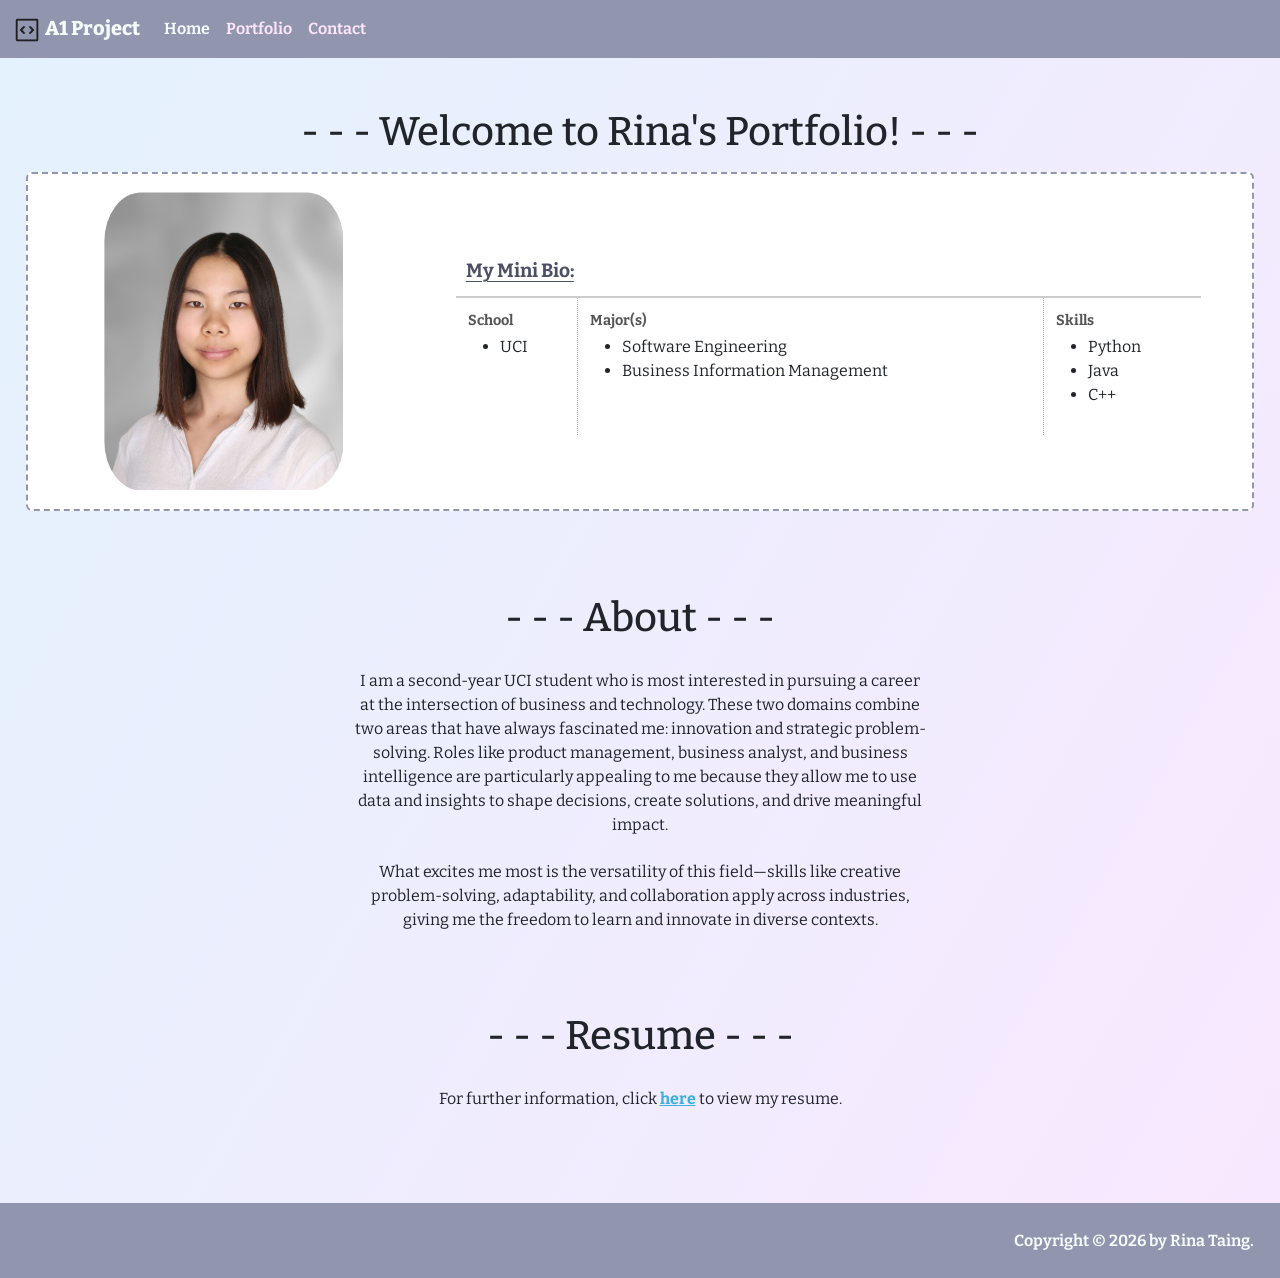
<file: index.html>
<!-- this page will act as the "home" page-->
<!--all html files must have this first line below, AND all "actual" html code must be within the HTML tag-->
<!doctype html>
<html lang="en">

<!--
WRITTEN BY: Rina Taing
EMAIL: rinat1@uci.edu
-->

<!--the HEAD tag contains metadata for the webpage such as a website desc (meta desc)-->

<head>
  <meta charset="utf-8">
  <meta name="author" content="Rina Taing">
  <meta name="description" content="Home page for my portfolio">
  <meta name="viewport" content="width=device-width, initial-scale=1">

  <!-- you would link to an external stylesheet here! -->
  <link href="./style.css" rel="stylesheet">
  <!-- you would also link to Bootstrap here! -->
  <link href="https://cdn.jsdelivr.net/npm/bootstrap@5.3.8/dist/css/bootstrap.min.css" rel="stylesheet"
    integrity="sha384-sRIl4kxILFvY47J16cr9ZwB07vP4J8+LH7qKQnuqkuIAvNWLzeN8tE5YBujZqJLB" crossorigin="anonymous">
  <!--Google's font import-->
  <link rel="preconnect" href="https://fonts.googleapis.com">
  <link rel="preconnect" href="https://fonts.gstatic.com" crossorigin>
  <link href="https://fonts.googleapis.com/css2?family=Bitter:ital,wght@0,100..900;1,100..900&display=swap"
    rel="stylesheet">

  <!--the TAB TITLE is edited via the TITLE tag-->
  <title>Home</title>
</head>
<!--all things visible on the page MUST be contained within the BODY tag -->

<body class="bg-gradient-custom d-flex flex-column min-vh-100">

  <nav class="navbar navbar-expand-lg">
    <div class="container-fluid">
      <a id="brand" class="navbar-brand">
        <img id="tiny-logo" src="code-symbol.png" alt="Google Icons' HTML logo clipart"
          style="width: 30px; height: 30px;">
        A1 Project
      </a>
      <button class="navbar-toggler" type="button" data-bs-toggle="collapse" data-bs-target="#navbarNavAltMarkup"
        aria-controls="navbarNavAltMarkup" aria-expanded="false" aria-label="Toggle navigation">
        <span class="navbar-toggler-icon"></span>
      </button>
      <div class="collapse navbar-collapse" id="navbarNavAltMarkup">
        <div class="navbar-nav">
          <a class="nav-link active" aria-current="page" href="./index.html" title="home page of website">Home</a>
          <a class="nav-link" aria-current="page" href="./portfolio.html" title="portfolio page of website">Portfolio</a>
          <a class="nav-link" aria-current="page" href="./contact.html" title="contact page of website">Contact</a>
        </div>
      </div>
    </div>
  </nav>

  <!-- fluid div for the rest of the page content -->
  <section id="top">
    <div id="box" class="container-fluid">
      <h1 class="blocky mb-3">- - - Welcome to Rina's Portfolio! - - -</h1>

      <div id="info-card" class="card mb-4">
        <div class="row align-items-center">

          <!-- pfp photo -->
          <div class="col-md-4 px-4 text-center">
            <img class="profile-img" src="./pfp.png" alt="professional photo of Rina smiling at the camera">
          </div>

          <!-- bio table -->
          <div class="col-md-8 px-4">
            <table class="bio-table">
              <tbody>
                <tr>
                  <th id="bio-header" colspan="3">My Mini Bio:</th>
                </tr>
                <tr>
                  <td>
                    <span class="cell-title">School</span>
                    <ul class="cell-text">
                      <li>UCI</li>
                    </ul>
                  </td>
                  <td>
                    <span class="cell-title">Major(s)</span>
                    <ul class="cell-text">
                      <li>Software Engineering</li>
                      <li>Business Information Management</li>
                    </ul>
                  </td>
                  <td>
                    <span class="cell-title">Skills</span>
                    <ul class="cell-text">
                      <li>Python</li>
                      <li>Java</li>
                      <li>C++</li>
                    </ul>
                  </td>
                </tr>
              </tbody>
            </table>
          </div>

        </div>
      </div>
    </div>
  </section>

  <main class="flex-grow-1 d-flex">
    <div class="container">

      <!-- About section -->
      <div class="row justify-content-center">
        <section class="about">
          <h1 class="blocky mb-3">- - - About - - -</h1>
          <div class="text">
            <p class="about-text">
              I am a second-year UCI student who is most interested in pursuing a career at the intersection of business
              and technology. These two domains combine two areas that have always fascinated me: innovation and
              strategic problem-solving. Roles like product management, business analyst, and business intelligence are
              particularly appealing to me because they allow me to use data and insights to shape decisions, create
              solutions, and drive meaningful impact.
            </p>
            <p class="about-text">
              What excites me most is the versatility of this field—skills like creative problem-solving, adaptability,
              and collaboration apply across industries, giving me the freedom to learn and innovate in diverse
              contexts.
            </p>
          </div>
        </section>
      </div>

      <br>

      <!-- Resume section -->
      <div class="row justify-content-center">
        <section class="about resume">
          <h1 class="blocky mb-3">- - - Resume - - -</h1>
          <div class="text">
            <p class="about-text">
              For further information, click <strong><a id="resume-link" target="_blank"
                  href="https://drive.google.com/file/d/1aIyL0YWWwj-4iwy3AW58ZoJAY9XDb6pv/view?usp=sharing"
                  title="a link to my resume" aria-label="a link that goes to my PDF resume">here</a></strong> to view my resume.
            </p>
          </div>
        </section>
      </div>

    </div>
  </main>

  <br>

  <footer>
    <span>Copyright © 2026 by Rina Taing.</span>
  </footer>


  <script src="https://cdn.jsdelivr.net/npm/bootstrap@5.3.8/dist/js/bootstrap.bundle.min.js"
    integrity="sha384-FKyoEForCGlyvwx9Hj09JcYn3nv7wiPVlz7YYwJrWVcXK/BmnVDxM+D2scQbITxI"
    crossorigin="anonymous"></script>
</body>

</html>
</file>
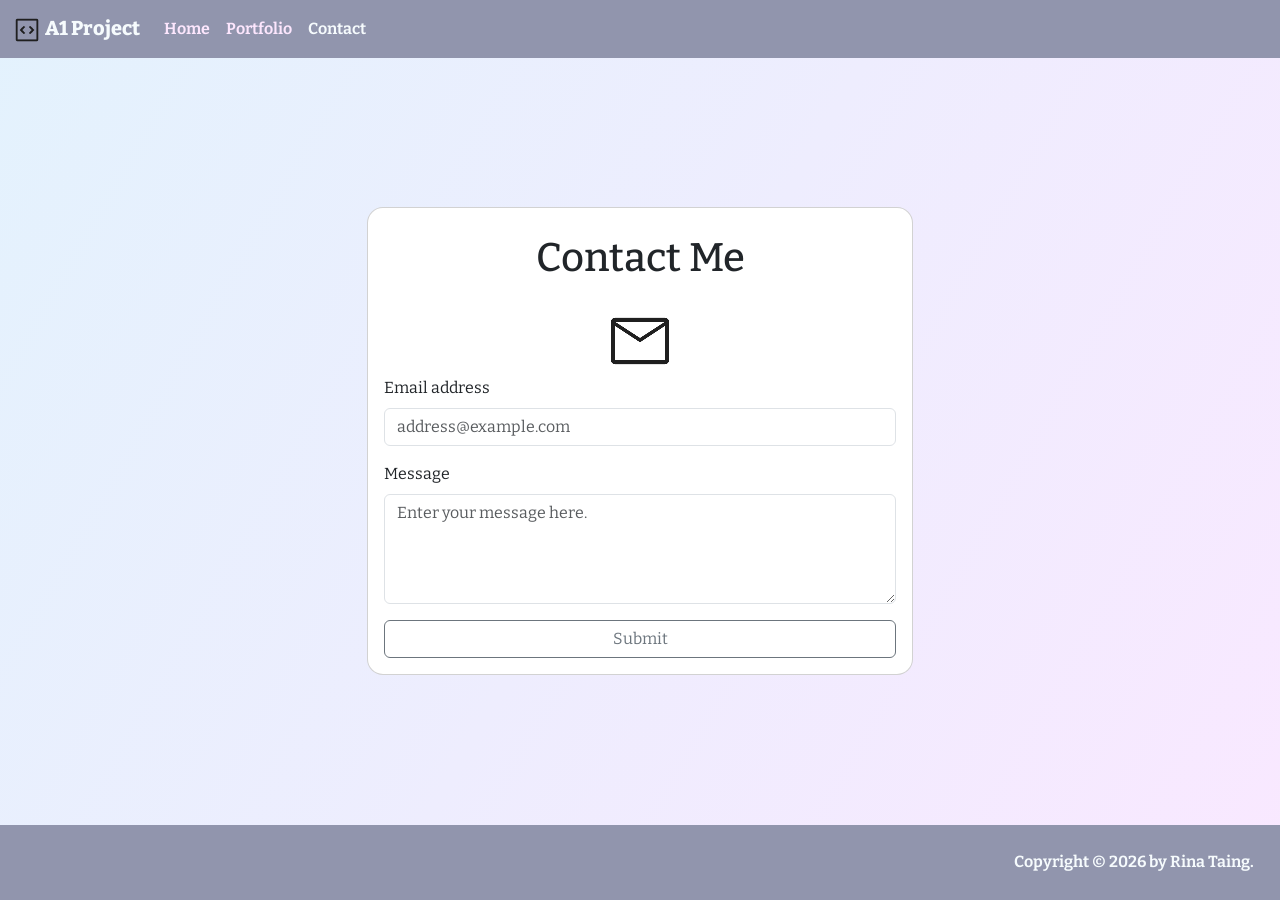
<file: contact.html>
<!doctype html>
<html lang="en" dir="ltr">
<!--
WRITTEN BY: Rina Taing
EMAIL: rinat1@uci.edu
-->
<head>
    <meta charset="utf-8">
    <meta name="author" content="Rina Taing">
    <meta name="description" content="Contact page">
    <meta name="viewport" content="width=device-width, initial-scale=1">

   <!-- you would link to an external stylesheet here! -->
    <link href="./style.css" rel="stylesheet">
   <!-- you would also link to Bootstrap here! -->
   <link href="https://cdn.jsdelivr.net/npm/bootstrap@5.3.8/dist/css/bootstrap.min.css" rel="stylesheet" integrity="sha384-sRIl4kxILFvY47J16cr9ZwB07vP4J8+LH7qKQnuqkuIAvNWLzeN8tE5YBujZqJLB" crossorigin="anonymous">
   <!--Google's font import-->
    <link rel="preconnect" href="https://fonts.googleapis.com">
    <link rel="preconnect" href="https://fonts.gstatic.com" crossorigin>
    <link href="https://fonts.googleapis.com/css2?family=Bitter:ital,wght@0,100..900;1,100..900&display=swap" rel="stylesheet">
  
   <!--the TAB TITLE is edited via the TITLE tag-->
   <title>Contact</title>
</head>
  <!--all things visible on the page MUST be contained within the BODY tag -->
    <body class="bg-gradient-custom d-flex flex-column min-vh-100">
    <nav class="navbar navbar-expand-lg">
        <div class="container-fluid">
        <a id="brand" class="navbar-brand" href="/">
            <img id="tiny-logo" src="code-symbol.png" alt="Google Icons' HTML logo clipart"
            style="width: 30px; height: 30px;">
            A1 Project
        </a>
        <button class="navbar-toggler" type="button" data-bs-toggle="collapse" data-bs-target="#navbarNavAltMarkup"
            aria-controls="navbarNavAltMarkup" aria-expanded="false" aria-label="Toggle navigation">
            <span class="navbar-toggler-icon"></span>
        </button>
        <div class="collapse navbar-collapse" id="navbarNavAltMarkup">
            <div class="navbar-nav">
            <a class="nav-link" aria-current="page" href="./index.html" title="home page of website">Home</a>
            <a class="nav-link" aria-current="page" href="./portfolio.html" title="portfolio page of website">Portfolio</a>
            <a class="nav-link active" aria-current="page" href="./contact.html" title="contact page of website">Contact</a>
            </div>
        </div>
        </div>
    </nav>
    <!--contact form that uses default browser validation checks-->
    <!--needed to use <main> to be able to create the sticky footer so the page is responsive to tall screens-->
        <main class="flex-grow-1 d-flex align-items-center">
        <div class="container">
            <div class="row justify-content-center">
                <div class="col-11 col-md-8 col-lg-6">
                    <div class="card rounded-4">
                        <div class="card-body">
                            <h1 id="form-header" class="card-title mb-4">Contact Me</h1>
                            <img id="mail-icon" src="./mail.png" alt="Google Icons' mail logo clipart mail icon">
                            
                            <form class="needs-validation">
                                <div class="mb-3">
                                    <label for="email-input" class="form-label">Email address</label>
                                    <input class="form-control" type="email" id="email-input" placeholder="address@example.com" required>
                                </div>

                                <div class="mb-3">
                                    <label for="message-input" class="form-label">Message</label>
                                    <textarea class="form-control" id="message-input" rows="4" placeholder="Enter your message here." required></textarea>
                                </div>

                                <div class="d-grid">
                                    <button type="submit" class="btn btn-outline-secondary">Submit</button>
                                </div>
                            </form>
                        </div>
                    </div>
                </div>
            </div>
        </div>
    </main>
    <footer>
        <span>Copyright © 2026 by Rina Taing.</span>
    </footer>

    <script src="https://cdn.jsdelivr.net/npm/bootstrap@5.3.8/dist/js/bootstrap.bundle.min.js" integrity="sha384-FKyoEForCGlyvwx9Hj09JcYn3nv7wiPVlz7YYwJrWVcXK/BmnVDxM+D2scQbITxI" crossorigin="anonymous"></script>

</body>
</html>
</file>
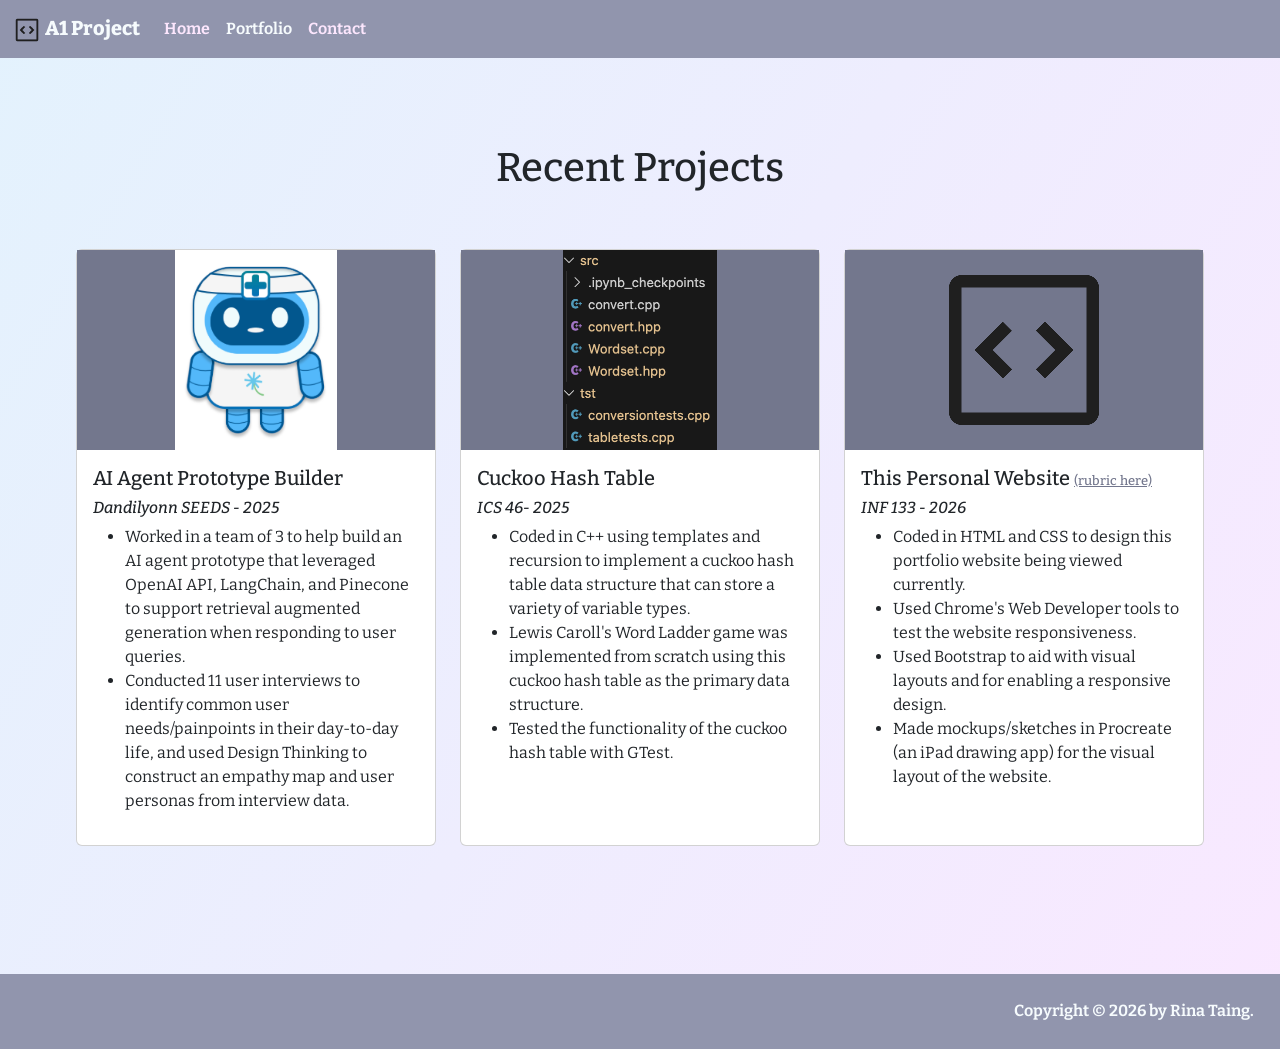
<file: portfolio.html>
<!--this page will display all portfolio works-->
<!doctype html>
<html lang="en" dir="ltr">
<!--
WRITTEN BY: Rina Taing
EMAIL: rinat1@uci.edu
-->

<head>
    <meta charset="utf-8">
    <meta name="author" content="Rina Taing">
    <meta name="description" content="Portfolio display page">
    <meta name="viewport" content="width=device-width, initial-scale=1">

   <!-- you would link to an external stylesheet here! -->
    <link href="./style.css" rel="stylesheet">
   <!-- you would also link to Bootstrap here! -->
   <link href="https://cdn.jsdelivr.net/npm/bootstrap@5.3.8/dist/css/bootstrap.min.css" rel="stylesheet" integrity="sha384-sRIl4kxILFvY47J16cr9ZwB07vP4J8+LH7qKQnuqkuIAvNWLzeN8tE5YBujZqJLB" crossorigin="anonymous">
   <!--Google's font import-->
    <link rel="preconnect" href="https://fonts.googleapis.com">
    <link rel="preconnect" href="https://fonts.gstatic.com" crossorigin>
    <link href="https://fonts.googleapis.com/css2?family=Bitter:ital,wght@0,100..900;1,100..900&display=swap" rel="stylesheet">
  
   <!--the TAB TITLE is edited via the TITLE tag-->
   <title>Portfolio</title>
</head>
  <!--all things visible on the page MUST be contained within the BODY tag -->
  <body class="bg-gradient-custom d-flex flex-column min-vh-100">
    <nav class="navbar navbar-expand-lg">
      <div class="container-fluid">
        <a id="brand" class="navbar-brand" href="/">
          <img id="tiny-logo" src="code-symbol.png" alt="Google Icons' HTML logo clipart"
            style="width: 30px; height: 30px;">
          A1 Project
        </a>
        <button class="navbar-toggler" type="button" data-bs-toggle="collapse" data-bs-target="#navbarNavAltMarkup"
          aria-controls="navbarNavAltMarkup" aria-expanded="false" aria-label="Toggle navigation">
          <span class="navbar-toggler-icon"></span>
        </button>
      <div class="collapse navbar-collapse" id="navbarNavAltMarkup">
        <div class="navbar-nav">
          <a class="nav-link" aria-current="page" href="./index.html">Home</a>
          <a class="nav-link active" aria-current="page" href="./portfolio.html">Portfolio</a>
          <a class="nav-link" aria-current="page" href="./contact.html">Contact</a>
        </div>
      </div>
      </div>
  </nav>

  <!-- fluid div for the rest of the page content -->
  <main class="flex-grow-1 d-flex align-items-center">
    <!--put all 3 cards in a row-->
    <div id="all-cards" class="container-fluid">
      <h4 id="recent-proj" style="font-size: 2.5rem;">Recent Projects</h4>
      <div class="row">

        <!-- proj1 -->
        <div class="col-md-4">
          <div class="card h-100">
            <div id="bot" class="card-image">
              <img src="./caretech.png" alt="robot mascot for CareTech">
            </div>
            <div class="card-body">
              <h5 class="card-title">AI Agent Prototype Builder</h5>
              <h6><em>Dandilyonn SEEDS - 2025</em></h6>
              <div class="card-text">
                <ul>
                  <li>Worked in a team of 3 to help build an AI agent prototype that leveraged OpenAI API, LangChain, and Pinecone to support retrieval augmented generation when responding to user queries.</li>
                  <li>Conducted 11 user interviews to identify common user needs/painpoints in their day-to-day life, and used Design Thinking to construct an empathy map and user personas from interview data.</li>
                </ul>
              </div>
            </div>
          </div>
        </div>

        <!-- proj2 -->
        <div class="col-md-4">
          <div class="card h-100">
            <div id="src-folder" class="card-image">
              <img src="./src-folder.png" alt="a screenshot of the src code file names for this project">
            </div>
            <div class="card-body">
              <h5 class="card-title">Cuckoo Hash Table</h5>
              <h6><em>ICS 46- 2025</em></h6>
              <div class="card-text">
                <ul>
                  <li>Coded in C++ using templates and recursion to implement a cuckoo hash table data structure that can store a variety of variable types.</li>
                  <li>Lewis Caroll's Word Ladder game was implemented from scratch using this cuckoo hash table as the primary data structure.</li>
                  <li>Tested the functionality of the cuckoo hash table with GTest.</li>
                </ul>
              </div>
            </div>
          </div>
        </div>

        <!-- proj3 -->
        <div class="col-md-4">
          <div class="card h-100">
            <div id="code-symbol" class="card-image">
              <img src="./code-symbol.png" alt="screenshot of the folder name containing this portfolio's code files">
            </div>
            <div class="card-body">
              <h5 class="card-title">This Personal Website <a id="rubric-link" target="_blank" href="http://inf133-wi26.depstein.net/assignments/a1">(rubric here)</a></h5>
              <h6><em>INF 133 - 2026</em></h6>
              <div class="card-text">
                <ul>
                  <li>Coded in HTML and CSS to design this portfolio website being viewed currently.</li>
                  <li>Used Chrome's Web Developer tools to test the website responsiveness.</li>
                  <li>Used Bootstrap to aid with visual layouts and for enabling a responsive design.</li>
                  <li>Made mockups/sketches in Procreate (an iPad drawing app) for the visual layout of the website.</li>
                </ul>
              </div>
            </div>
          </div>
        </div>

      </div>
    </div>
  </main>

  <footer>
    <span>Copyright © 2026 by Rina Taing.</span>
  </footer>

  <script src="https://cdn.jsdelivr.net/npm/bootstrap@5.3.8/dist/js/bootstrap.bundle.min.js" integrity="sha384-FKyoEForCGlyvwx9Hj09JcYn3nv7wiPVlz7YYwJrWVcXK/BmnVDxM+D2scQbITxI" crossorigin="anonymous"></script>

</body>
</html>
</file>
<file: style.css>
/* <!--
WRITTEN BY: Rina Taing
EMAIL: rinat1@uci.edu
--> */

/* *{
  border: 1px solid red;
} */

.bg-gradient-custom{
    background: linear-gradient(120deg, #e3f2fd, #f9e8ff);
}
/*custom font importation with back ups*/
*{
  font-family: 'Bitter', Georgia, 'Times New Roman', serif;
}

/* ---------------for the navbar header and footer banner */
  .navbar, footer{
    background-color:rgb(145, 149, 173);
    color:rgb(246, 251, 253);
    font-weight: 650;
  }
  #brand{
    color:rgb(246, 251, 253);
    font-weight: 775;
  }
  .navbar .nav-link:hover,
  .navbar .nav-link:focus{
      color:rgb(246, 251, 253);
  }
  .navbar .navbar-nav .nav-link.active{
      color:rgb(246, 251, 253);
      font-weight: 650;
  }
  /* overwrite any boostrap css by using a more specific selector */
  a.nav-link{
    color:rgb(252, 230, 253);
  }

/*---------------------------------------------------------- .index specific*/
/* ---------------for the top card*/
  #box{
    padding:2%;
  }
  .profile-img{
    border-radius: 20%;
  }
  #info-card{
    border: 2px dashed rgb(145, 149, 173);
  }

/* -----------------for the overall bio table */
#bio-header{
  font-size: 1.2rem;
  text-decoration: underline;
  text-underline-offset: 4px;
  color: rgb(77, 80, 100);
}  
.bio-table{
    width: 95%;
    border-collapse: collapse;
  }

  .bio-table th{
    font-size: 1.2rem;
    padding: 10px;
    border-bottom: 2px solid #ccc;
  }

  .bio-table td{
    padding: 12px;
    border-right: 1px dotted #aaa;
    vertical-align: top;
  }

  /* remove the last col outline in the info table */
  .bio-table td:last-child{
    border-right: none;
  }

  .cell-title{
    display: block;
    font-weight: bold;
    font-size: 0.9rem;
    color: #555;
  }

  .cell-text{
    margin-top: 4px;
    font-size: 1rem;
  }

  /* ----------for the pfp image that preserves the aspect ratio for responsiveness */
    .profile-img{
      max-width: 75%;
      max-height: 75%;
      object-fit: cover;
      padding:5%;
    }

/* --------for the About box*/
.about{
  padding:1%;
}
h1, h4{
  text-align:center;
  padding-top: 2%;
}
.about-text{
  max-width: 600px;
  text-align: center;
  padding:1%;
  margin:0 auto;
}
/*---------for the resume section*/
.resume{
  margin-bottom: 4%;
}
#resume-link{
  color:rgb(62, 174, 218);
}

/*---------for the footer*/
footer{
  padding: 2%;
  text-align: right;
}


/*---------------------------------------------------------- .portfolio specific*/
#all-cards{
  margin-bottom:10%;
  margin-top:5%;
  margin-left:5%;
  margin-right:5%;
}
#recent-proj{
  margin-bottom: 5%;
}
.card-image{
  display:flex;
  justify-content: center;
  align-items: center;
  height: 200px;
  background-color:rgb(115, 119, 141);
}
/*for specifying the actual image file*/
.card-image img{
  height: 100%;
  width: auto;
  max-width: 100%;
  display: block;
}
.card-body{
  display: flex;
  flex-direction: column;
  height: 100%;
}
#rubric-link{
  color:rgb(115, 119, 141);
  font-size: small;
}
/*---------------------------------------------------------- .contact specific*/
#mail-icon{
    display: block;
    margin: 0 auto;
}
.input-related{
  display: flex;
  justify-content: center;
  text-align: center;
  align-items: center;
  border:#555;
  border-width: 1px;

}

#submit-button{
  align-items: center;
}
</file>
